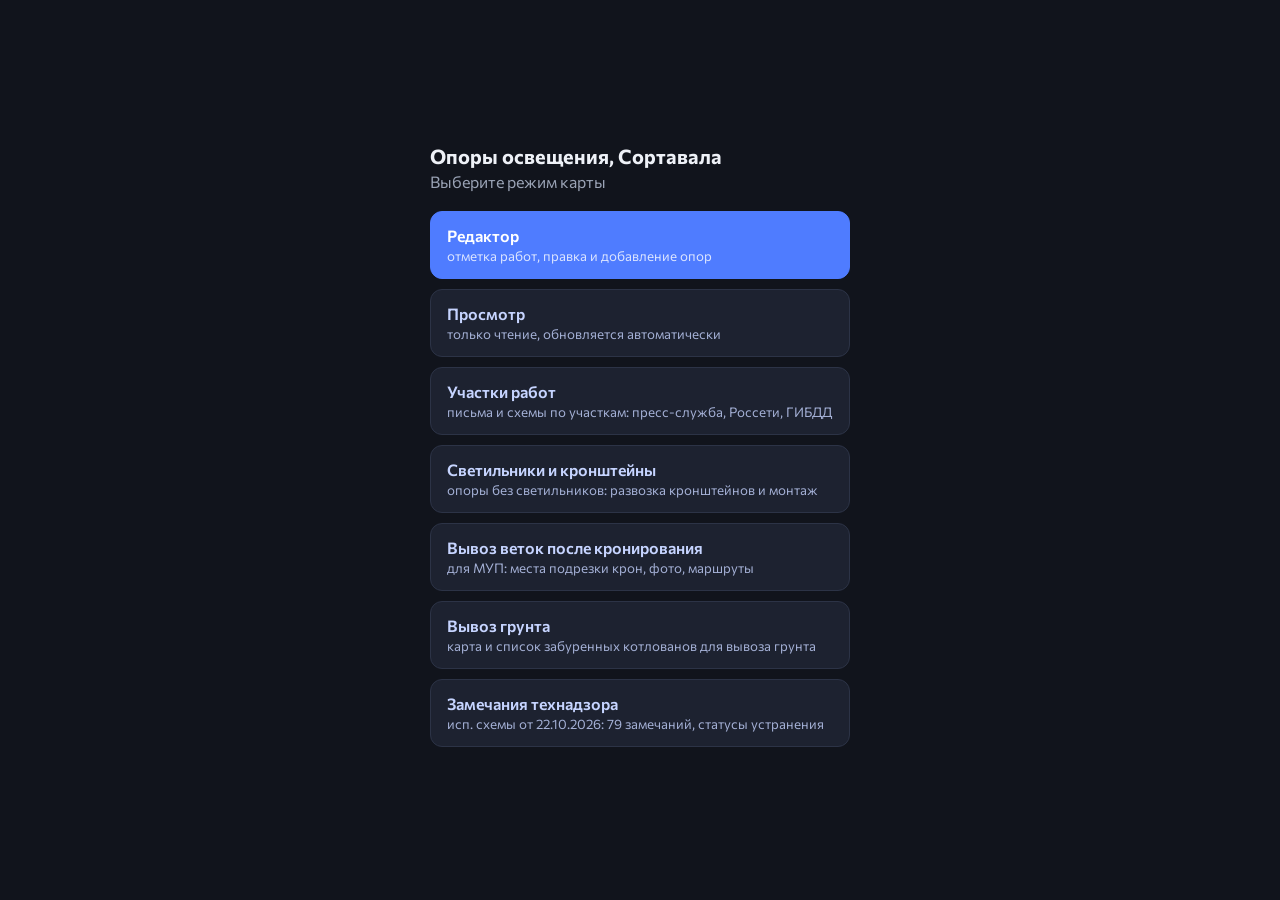
<file: index.html>
<!doctype html><html lang="ru"><head><meta charset="utf-8"><meta name="robots" content="noindex,nofollow,noarchive,nosnippet,noimageindex"><meta name="googlebot" content="noindex,nofollow"><meta name="yandex" content="noindex,nofollow"><meta name="viewport" content="width=device-width,initial-scale=1"><title>Карта опор — Сортавала</title>
<link rel="stylesheet" href="lib/fonts/commissioner.css"><style>body{margin:0;font:16px 'Commissioner',system-ui,sans-serif;background:#11141c;color:#eef1f7;display:flex;min-height:100vh;align-items:center;justify-content:center;padding:16px;box-sizing:border-box}main{max-width:420px;width:100%}h1{font-size:20px;margin:0 0 4px}p{color:#9aa3b5;margin:0 0 20px}a{display:block;padding:14px 16px;margin:10px 0;border-radius:12px;text-decoration:none;font-weight:600;border:1px solid #4f7cff}a.e{background:#4f7cff;color:#fff}a.v{background:#1d2230;color:#c6d4ff;border-color:#2c3346}small{display:block;font-weight:400;opacity:.8;margin-top:2px}</style></head>
<body><main><h1>Опоры освещения, Сортавала</h1><p>Выберите режим карты</p>
<a class="e" href="redaktor.html">Редактор<small>отметка работ, правка и добавление опор</small></a>
<a class="v" href="prosmotr.html">Просмотр<small>только чтение, обновляется автоматически</small></a><a class="v" href="uchastki.html">Участки работ<small>письма и схемы по участкам: пресс-служба, Россети, ГИБДД</small></a><a class="v" href="svetilniki.html">Светильники и кронштейны<small>опоры без светильников: развозка кронштейнов и монтаж</small></a><a class="v" href="vyvoz-vetok.html">Вывоз веток после кронирования<small>для МУП: места подрезки крон, фото, маршруты</small></a><a class="v" href="vyvoz.html">Вывоз грунта<small>карта и список забуренных котлованов для вывоза грунта</small></a><a class="v" href="zamechaniya.html">Замечания технадзора<small>исп. схемы от 22.10.2026: 79 замечаний, статусы устранения</small></a></main></body></html>
</file>
<file: lib/fonts/commissioner.css>
@font-face{font-family:'Commissioner';font-style:normal;font-display:swap;font-weight:400;src:url(commissioner-cyrillic-400-normal.woff2) format('woff2');unicode-range:U+0301,U+0400-045F,U+0490-0491,U+04B0-04B1,U+2116}
@font-face{font-family:'Commissioner';font-style:normal;font-display:swap;font-weight:400;src:url(commissioner-latin-400-normal.woff2) format('woff2');unicode-range:U+0000-00FF,U+0131,U+0152-0153,U+02BB-02BC,U+02C6,U+02DA,U+02DC,U+0304,U+0308,U+0329,U+2000-206F,U+20AC,U+2122,U+2191,U+2193,U+2212,U+2215,U+FEFF,U+FFFD}
@font-face{font-family:'Commissioner';font-style:normal;font-display:swap;font-weight:500;src:url(commissioner-cyrillic-500-normal.woff2) format('woff2');unicode-range:U+0301,U+0400-045F,U+0490-0491,U+04B0-04B1,U+2116}
@font-face{font-family:'Commissioner';font-style:normal;font-display:swap;font-weight:500;src:url(commissioner-latin-500-normal.woff2) format('woff2');unicode-range:U+0000-00FF,U+0131,U+0152-0153,U+02BB-02BC,U+02C6,U+02DA,U+02DC,U+0304,U+0308,U+0329,U+2000-206F,U+20AC,U+2122,U+2191,U+2193,U+2212,U+2215,U+FEFF,U+FFFD}
@font-face{font-family:'Commissioner';font-style:normal;font-display:swap;font-weight:600;src:url(commissioner-cyrillic-600-normal.woff2) format('woff2');unicode-range:U+0301,U+0400-045F,U+0490-0491,U+04B0-04B1,U+2116}
@font-face{font-family:'Commissioner';font-style:normal;font-display:swap;font-weight:600;src:url(commissioner-latin-600-normal.woff2) format('woff2');unicode-range:U+0000-00FF,U+0131,U+0152-0153,U+02BB-02BC,U+02C6,U+02DA,U+02DC,U+0304,U+0308,U+0329,U+2000-206F,U+20AC,U+2122,U+2191,U+2193,U+2212,U+2215,U+FEFF,U+FFFD}
@font-face{font-family:'Commissioner';font-style:normal;font-display:swap;font-weight:700;src:url(commissioner-cyrillic-700-normal.woff2) format('woff2');unicode-range:U+0301,U+0400-045F,U+0490-0491,U+04B0-04B1,U+2116}
@font-face{font-family:'Commissioner';font-style:normal;font-display:swap;font-weight:700;src:url(commissioner-latin-700-normal.woff2) format('woff2');unicode-range:U+0000-00FF,U+0131,U+0152-0153,U+02BB-02BC,U+02C6,U+02DA,U+02DC,U+0304,U+0308,U+0329,U+2000-206F,U+20AC,U+2122,U+2191,U+2193,U+2212,U+2215,U+FEFF,U+FFFD}
</file>
